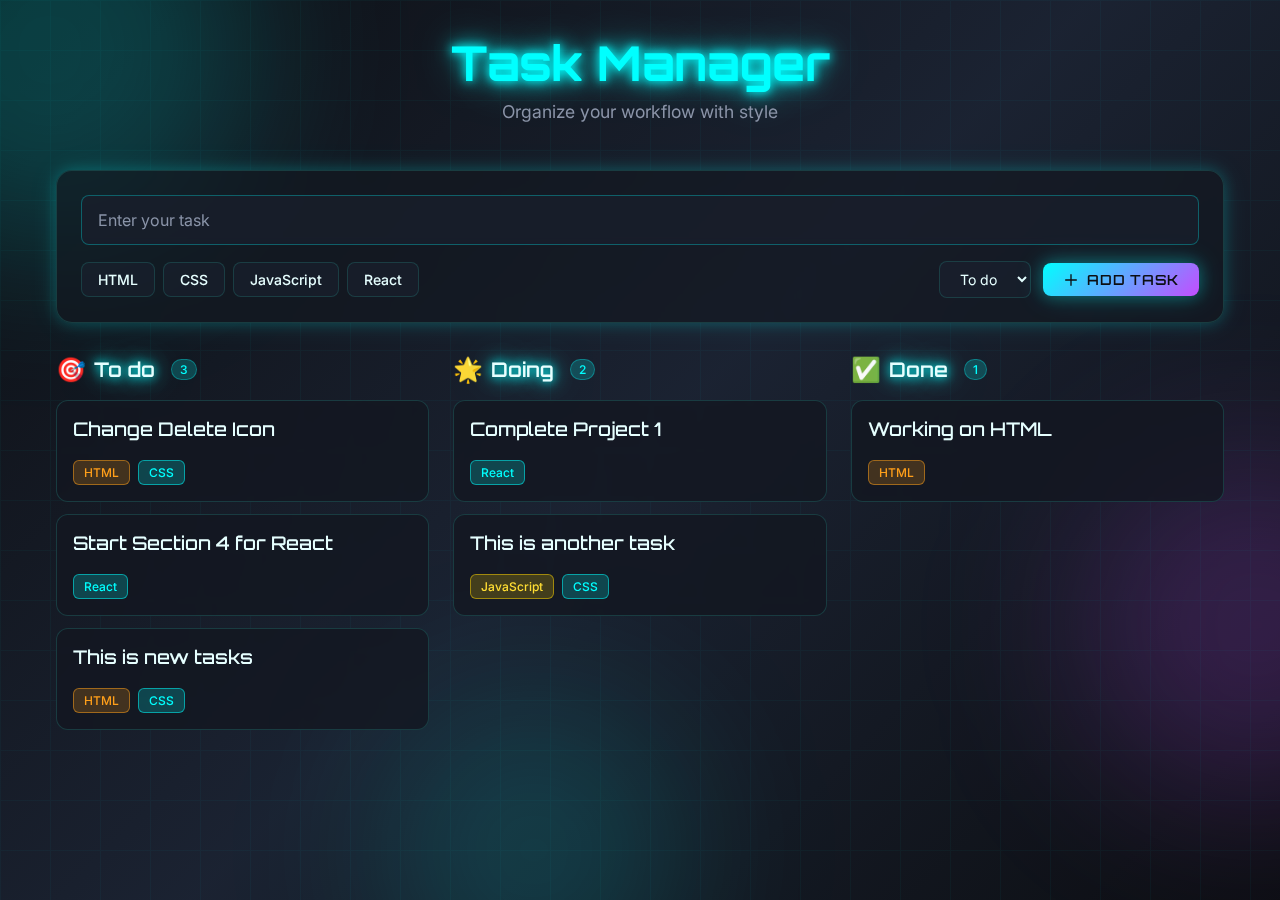
<file: public/index.html>
<!DOCTYPE html>
<html lang="en">
<head>
  <meta charset="UTF-8">
  <meta name="viewport" content="width=device-width, initial-scale=1.0">
  <title>Task Manager | Cybernetic Workflow</title>
  <meta name="description" content="A futuristic task management application with cyberpunk aesthetics">
  <link href="https://fonts.googleapis.com/css2?family=Orbitron:wght@400;500;600;700&family=Inter:wght@300;400;500;600&display=swap" rel="stylesheet">
  <style>
    * {
      margin: 0;
      padding: 0;
      box-sizing: border-box;
    }

    :root {
      --bg-primary: hsl(220, 20%, 6%);
      --bg-secondary: hsl(220, 30%, 15%);
      --bg-card: hsl(220, 25%, 10%);
      --text-primary: hsl(180, 100%, 95%);
      --text-muted: hsl(220, 15%, 60%);
      --glow-cyan: hsl(180, 100%, 50%);
      --glow-purple: hsl(280, 100%, 65%);
      --glow-orange: hsl(35, 100%, 55%);
      --glow-green: hsl(160, 100%, 45%);
      --border-color: hsl(180, 50%, 25%);
    }

    body {
      font-family: 'Inter', sans-serif;
      background: var(--bg-primary);
      color: var(--text-primary);
      min-height: 100vh;
      overflow-x: hidden;
    }

    h1, h2, h3, h4 {
      font-family: 'Orbitron', sans-serif;
    }

    /* Cyber Background */
    .cyber-background {
      position: fixed;
      inset: 0;
      z-index: -1;
      overflow: hidden;
    }

    .cyber-background::before {
      content: '';
      position: absolute;
      inset: 0;
      background: linear-gradient(135deg, var(--bg-primary), var(--bg-secondary), var(--bg-primary));
    }

    .glow-orb {
      position: absolute;
      border-radius: 50%;
      filter: blur(80px);
      animation: glow-pulse 3s ease-in-out infinite;
    }

    .glow-orb-1 {
      top: -150px;
      left: -150px;
      width: 400px;
      height: 400px;
      background: hsla(180, 100%, 50%, 0.2);
    }

    .glow-orb-2 {
      top: 50%;
      right: -150px;
      width: 350px;
      height: 350px;
      background: hsla(280, 100%, 65%, 0.2);
      animation-delay: 1s;
    }

    .glow-orb-3 {
      bottom: -100px;
      left: 30%;
      width: 300px;
      height: 300px;
      background: hsla(180, 100%, 50%, 0.15);
      animation-delay: 2s;
    }

    .grid-overlay {
      position: absolute;
      inset: 0;
      background-image: 
        linear-gradient(var(--glow-cyan) 1px, transparent 1px),
        linear-gradient(90deg, var(--glow-cyan) 1px, transparent 1px);
      background-size: 50px 50px;
      opacity: 0.03;
    }

    @keyframes glow-pulse {
      0%, 100% { opacity: 0.5; transform: scale(1); }
      50% { opacity: 0.8; transform: scale(1.05); }
    }

    /* Container */
    .container {
      max-width: 1200px;
      margin: 0 auto;
      padding: 2rem 1rem;
    }

    /* Header */
    header {
      text-align: center;
      margin-bottom: 3rem;
    }

    .title {
      font-size: 3rem;
      font-weight: 700;
      color: var(--glow-cyan);
      text-shadow: 
        0 0 10px var(--glow-cyan),
        0 0 20px var(--glow-cyan),
        0 0 40px hsla(180, 100%, 50%, 0.5);
      margin-bottom: 0.5rem;
    }

    .subtitle {
      font-size: 1.1rem;
      color: var(--text-muted);
    }

    /* Text Glow */
    .text-glow {
      text-shadow: 
        0 0 10px var(--glow-cyan),
        0 0 20px var(--glow-cyan),
        0 0 40px hsla(180, 100%, 50%, 0.5);
    }

    /* Input Section */
    .input-section {
      background: hsla(220, 25%, 10%, 0.6);
      backdrop-filter: blur(12px);
      border: 1px solid hsla(180, 50%, 25%, 0.5);
      border-radius: 1rem;
      padding: 1.5rem;
      margin-bottom: 2rem;
      box-shadow: 
        0 0 15px hsla(180, 100%, 50%, 0.2),
        0 0 30px hsla(180, 100%, 50%, 0.1);
    }

    .task-input {
      width: 100%;
      padding: 0.875rem 1rem;
      font-size: 1rem;
      font-family: 'Inter', sans-serif;
      background: hsla(220, 30%, 15%, 0.5);
      border: 1px solid hsla(180, 100%, 50%, 0.3);
      border-radius: 0.5rem;
      color: var(--text-primary);
      outline: none;
      transition: all 0.3s ease;
      backdrop-filter: blur(4px);
    }

    .task-input::placeholder {
      color: var(--text-muted);
    }

    .task-input:focus {
      border-color: var(--glow-cyan);
      box-shadow: 0 0 15px hsla(180, 100%, 50%, 0.3);
      background: hsla(220, 30%, 15%, 0.7);
    }

    .controls {
      display: flex;
      flex-wrap: wrap;
      align-items: center;
      gap: 1rem;
      margin-top: 1rem;
    }

    .tag-filters {
      display: flex;
      flex-wrap: wrap;
      gap: 0.5rem;
    }

    .tag-btn {
      padding: 0.5rem 1rem;
      font-size: 0.875rem;
      font-family: 'Inter', sans-serif;
      font-weight: 500;
      background: hsla(220, 30%, 15%, 0.5);
      border: 1px solid hsla(180, 50%, 25%, 0.5);
      border-radius: 0.5rem;
      color: var(--text-primary);
      cursor: pointer;
      transition: all 0.2s cubic-bezier(0.68, -0.55, 0.265, 1.55);
    }

    .tag-btn:hover {
      transform: scale(1.05);
      border-color: hsla(180, 100%, 50%, 0.5);
    }

    .tag-btn:active {
      transform: scale(0.95);
    }

    .tag-btn.active {
      background: hsla(180, 100%, 50%, 0.2);
      border-color: var(--glow-cyan);
      color: var(--glow-cyan);
      box-shadow: 
        0 0 15px hsla(180, 100%, 50%, 0.3),
        0 0 30px hsla(180, 100%, 50%, 0.2);
    }

    .right-controls {
      display: flex;
      align-items: center;
      gap: 0.75rem;
      margin-left: auto;
    }

    .status-select {
      padding: 0.5rem 1rem;
      font-size: 0.875rem;
      font-family: 'Inter', sans-serif;
      background: hsla(220, 30%, 15%, 0.5);
      border: 1px solid hsla(180, 50%, 25%, 0.5);
      border-radius: 0.5rem;
      color: var(--text-primary);
      cursor: pointer;
      outline: none;
    }

    .status-select option {
      background: var(--bg-card);
      color: var(--text-primary);
    }

    .add-btn {
      display: flex;
      align-items: center;
      gap: 0.5rem;
      padding: 0.5rem 1.25rem;
      font-size: 0.875rem;
      font-family: 'Orbitron', sans-serif;
      font-weight: 600;
      text-transform: uppercase;
      letter-spacing: 0.05em;
      background: linear-gradient(135deg, var(--glow-cyan), var(--glow-purple));
      border: none;
      border-radius: 0.5rem;
      color: var(--bg-primary);
      cursor: pointer;
      transition: all 0.2s cubic-bezier(0.68, -0.55, 0.265, 1.55);
      box-shadow: 
        0 0 15px hsla(180, 100%, 50%, 0.3),
        0 0 30px hsla(180, 100%, 50%, 0.2);
    }

    .add-btn:hover {
      transform: scale(1.05);
      box-shadow: 0 0 30px hsla(180, 100%, 50%, 0.5);
    }

    .add-btn:active {
      transform: scale(0.95);
    }

    /* Columns */
    .columns {
      display: grid;
      grid-template-columns: repeat(3, 1fr);
      gap: 1.5rem;
    }

    @media (max-width: 768px) {
      .columns {
        grid-template-columns: 1fr;
      }
      
      .title {
        font-size: 2rem;
      }
      
      .right-controls {
        margin-left: 0;
        width: 100%;
        justify-content: flex-end;
      }
    }

    .column {
      display: flex;
      flex-direction: column;
      gap: 1rem;
    }

    .column-header {
      display: flex;
      align-items: center;
      gap: 0.5rem;
    }

    .column-icon {
      font-size: 1.5rem;
    }

    .column-title {
      font-size: 1.25rem;
      font-weight: 600;
      color: var(--text-primary);
    }

    .column-count {
      margin-left: 0.5rem;
      padding: 0.125rem 0.5rem;
      font-size: 0.75rem;
      font-weight: 500;
      background: hsla(180, 100%, 50%, 0.2);
      border: 1px solid hsla(180, 100%, 50%, 0.3);
      border-radius: 9999px;
      color: var(--glow-cyan);
    }

    .tasks-container {
      display: flex;
      flex-direction: column;
      gap: 0.75rem;
      min-height: 200px;
    }

    .empty-state {
      display: flex;
      align-items: center;
      justify-content: center;
      height: 8rem;
      border: 1px dashed hsla(180, 50%, 25%, 0.5);
      border-radius: 0.75rem;
      color: var(--text-muted);
      font-size: 0.875rem;
    }

    /* Task Card */
    .task-card {
      position: relative;
      background: hsla(220, 25%, 10%, 0.8);
      backdrop-filter: blur(4px);
      border: 1px solid hsla(180, 50%, 25%, 0.5);
      border-radius: 0.75rem;
      padding: 1rem;
      transition: all 0.3s ease;
    }

    .task-card::before {
      content: '';
      position: absolute;
      inset: 0;
      border-radius: 0.75rem;
      background: linear-gradient(135deg, hsla(180, 100%, 50%, 0.05), hsla(280, 100%, 65%, 0.05));
      opacity: 0;
      transition: opacity 0.3s ease;
    }

    .task-card:hover {
      border-color: hsla(180, 100%, 50%, 0.5);
      box-shadow: 
        0 0 20px hsla(180, 100%, 50%, 0.3),
        0 0 40px hsla(180, 100%, 50%, 0.15);
    }

    .task-card:hover::before {
      opacity: 1;
    }

    .task-card:hover .task-title {
      text-shadow: 
        0 0 10px var(--glow-cyan),
        0 0 20px var(--glow-cyan);
    }

    .task-card-content {
      position: relative;
      z-index: 1;
    }

    .task-header {
      display: flex;
      align-items: flex-start;
      justify-content: space-between;
      gap: 0.75rem;
    }

    .task-title {
      font-weight: 500;
      color: var(--text-primary);
      transition: text-shadow 0.3s ease;
    }

    .delete-btn {
      padding: 0.375rem;
      background: transparent;
      border: none;
      color: var(--text-muted);
      cursor: pointer;
      opacity: 0;
      transition: all 0.2s ease;
      border-radius: 0.25rem;
    }

    .task-card:hover .delete-btn {
      opacity: 1;
    }

    .delete-btn:hover {
      color: hsl(0, 85%, 60%);
      background: hsla(0, 85%, 60%, 0.1);
    }

    .task-tags {
      display: flex;
      flex-wrap: wrap;
      gap: 0.5rem;
      margin-top: 0.75rem;
    }

    .task-tag {
      padding: 0.25rem 0.625rem;
      font-size: 0.75rem;
      font-weight: 500;
      border-radius: 0.375rem;
      border: 1px solid;
    }

    .task-tag.html {
      background: hsla(35, 100%, 55%, 0.2);
      color: var(--glow-orange);
      border-color: hsla(35, 100%, 55%, 0.5);
    }

    .task-tag.css {
      background: hsla(180, 100%, 50%, 0.2);
      color: var(--glow-cyan);
      border-color: hsla(180, 100%, 50%, 0.5);
    }

    .task-tag.javascript {
      background: hsla(50, 100%, 50%, 0.2);
      color: hsl(50, 100%, 60%);
      border-color: hsla(50, 100%, 50%, 0.5);
    }

    .task-tag.react {
      background: hsla(180, 100%, 50%, 0.2);
      color: var(--glow-cyan);
      border-color: hsla(180, 100%, 50%, 0.5);
    }

    /* SVG Icons */
    .icon {
      width: 1rem;
      height: 1rem;
    }
  </style>
</head>
<body>
  <!-- Cyber Background -->
  <div class="cyber-background">
    <div class="glow-orb glow-orb-1"></div>
    <div class="glow-orb glow-orb-2"></div>
    <div class="glow-orb glow-orb-3"></div>
    <div class="grid-overlay"></div>
  </div>

  <div class="container">
    <!-- Header -->
    <header>
      <h1 class="title">Task Manager</h1>
      <p class="subtitle">Organize your workflow with style</p>
    </header>

    <!-- Input Section -->
    <div class="input-section">
      <input type="text" class="task-input" id="taskInput" placeholder="Enter your task">
      
      <div class="controls">
        <div class="tag-filters" id="tagFilters">
          <button class="tag-btn" data-tag="HTML">HTML</button>
          <button class="tag-btn" data-tag="CSS">CSS</button>
          <button class="tag-btn" data-tag="JavaScript">JavaScript</button>
          <button class="tag-btn" data-tag="React">React</button>
        </div>
        
        <div class="right-controls">
          <select class="status-select" id="statusSelect">
            <option value="todo">To do</option>
            <option value="doing">Doing</option>
            <option value="done">Done</option>
          </select>
          
          <button class="add-btn" id="addBtn">
            <svg class="icon" fill="none" stroke="currentColor" viewBox="0 0 24 24">
              <path stroke-linecap="round" stroke-linejoin="round" stroke-width="2" d="M12 4v16m8-8H4"/>
            </svg>
            Add Task
          </button>
        </div>
      </div>
    </div>

    <!-- Task Columns -->
    <div class="columns">
      <div class="column" id="todoColumn">
        <div class="column-header">
          <span class="column-icon">🎯</span>
          <h2 class="column-title text-glow">To do</h2>
          <span class="column-count" id="todoCount">0</span>
        </div>
        <div class="tasks-container" id="todoTasks"></div>
      </div>

      <div class="column" id="doingColumn">
        <div class="column-header">
          <span class="column-icon">🌟</span>
          <h2 class="column-title text-glow">Doing</h2>
          <span class="column-count" id="doingCount">0</span>
        </div>
        <div class="tasks-container" id="doingTasks"></div>
      </div>

      <div class="column" id="doneColumn">
        <div class="column-header">
          <span class="column-icon">✅</span>
          <h2 class="column-title text-glow">Done</h2>
          <span class="column-count" id="doneCount">0</span>
        </div>
        <div class="tasks-container" id="doneTasks"></div>
      </div>
    </div>
  </div>

  <script>
    // Initial tasks data
    let tasks = [
      { id: 1, title: "Change Delete Icon", tags: ["HTML", "CSS"], status: "todo" },
      { id: 2, title: "Start Section 4 for React", tags: ["React"], status: "todo" },
      { id: 3, title: "This is new tasks", tags: ["HTML", "CSS"], status: "todo" },
      { id: 4, title: "Complete Project 1", tags: ["React"], status: "doing" },
      { id: 5, title: "This is another task", tags: ["JavaScript", "CSS"], status: "doing" },
      { id: 6, title: "Working on HTML", tags: ["HTML"], status: "done" }
    ];

    let selectedTags = [];
    let nextId = 7;

    // DOM Elements
    const taskInput = document.getElementById("taskInput");
    const tagButtons = document.querySelectorAll(".tag-btn");
    const statusSelect = document.getElementById("statusSelect");
    const addBtn = document.getElementById("addBtn");

    // Tag filter click handlers
    tagButtons.forEach(btn => {
      btn.addEventListener("click", function() {
        const tag = this.dataset.tag;
        if (selectedTags.includes(tag)) {
          selectedTags = selectedTags.filter(t => t !== tag);
          this.classList.remove("active");
        } else {
          selectedTags.push(tag);
          this.classList.add("active");
        }
      });
    });

    // Add task handler
    addBtn.addEventListener("click", addTask);
    taskInput.addEventListener("keydown", function(e) {
      if (e.key === "Enter") addTask();
    });

    function addTask() {
      const title = taskInput.value.trim();
      if (!title) return;

      const task = {
        id: nextId++,
        title: title,
        tags: selectedTags.length > 0 ? [...selectedTags] : ["HTML"],
        status: statusSelect.value
      };

      tasks.push(task);
      taskInput.value = "";
      
      // Clear selected tags
      selectedTags = [];
      tagButtons.forEach(btn => btn.classList.remove("active"));
      
      renderTasks();
    }

    function deleteTask(id) {
      tasks = tasks.filter(task => task.id !== id);
      renderTasks();
    }

    function createTaskCard(task) {
      const card = document.createElement("div");
      card.className = "task-card";
      card.innerHTML = `
        <div class="task-card-content">
          <div class="task-header">
            <h3 class="task-title">${task.title}</h3>
            <button class="delete-btn" onclick="deleteTask(${task.id})">
              <svg class="icon" fill="none" stroke="currentColor" viewBox="0 0 24 24">
                <path stroke-linecap="round" stroke-linejoin="round" stroke-width="2" d="M19 7l-.867 12.142A2 2 0 0116.138 21H7.862a2 2 0 01-1.995-1.858L5 7m5 4v6m4-6v6m1-10V4a1 1 0 00-1-1h-4a1 1 0 00-1 1v3M4 7h16"/>
              </svg>
            </button>
          </div>
          <div class="task-tags">
            ${task.tags.map(tag => `<span class="task-tag ${tag.toLowerCase()}">${tag}</span>`).join("")}
          </div>
        </div>
      `;
      return card;
    }

    function renderTasks() {
      const todoTasks = tasks.filter(t => t.status === "todo");
      const doingTasks = tasks.filter(t => t.status === "doing");
      const doneTasks = tasks.filter(t => t.status === "done");

      // Update counts
      document.getElementById("todoCount").textContent = todoTasks.length;
      document.getElementById("doingCount").textContent = doingTasks.length;
      document.getElementById("doneCount").textContent = doneTasks.length;

      // Render columns
      renderColumn("todoTasks", todoTasks);
      renderColumn("doingTasks", doingTasks);
      renderColumn("doneTasks", doneTasks);
    }

    function renderColumn(containerId, taskList) {
      const container = document.getElementById(containerId);
      container.innerHTML = "";

      if (taskList.length === 0) {
        container.innerHTML = '<div class="empty-state">No tasks yet</div>';
        return;
      }

      taskList.forEach(task => {
        container.appendChild(createTaskCard(task));
      });
    }

    // Initial render
    renderTasks();
  </script>
</body>
</html>
</file>
